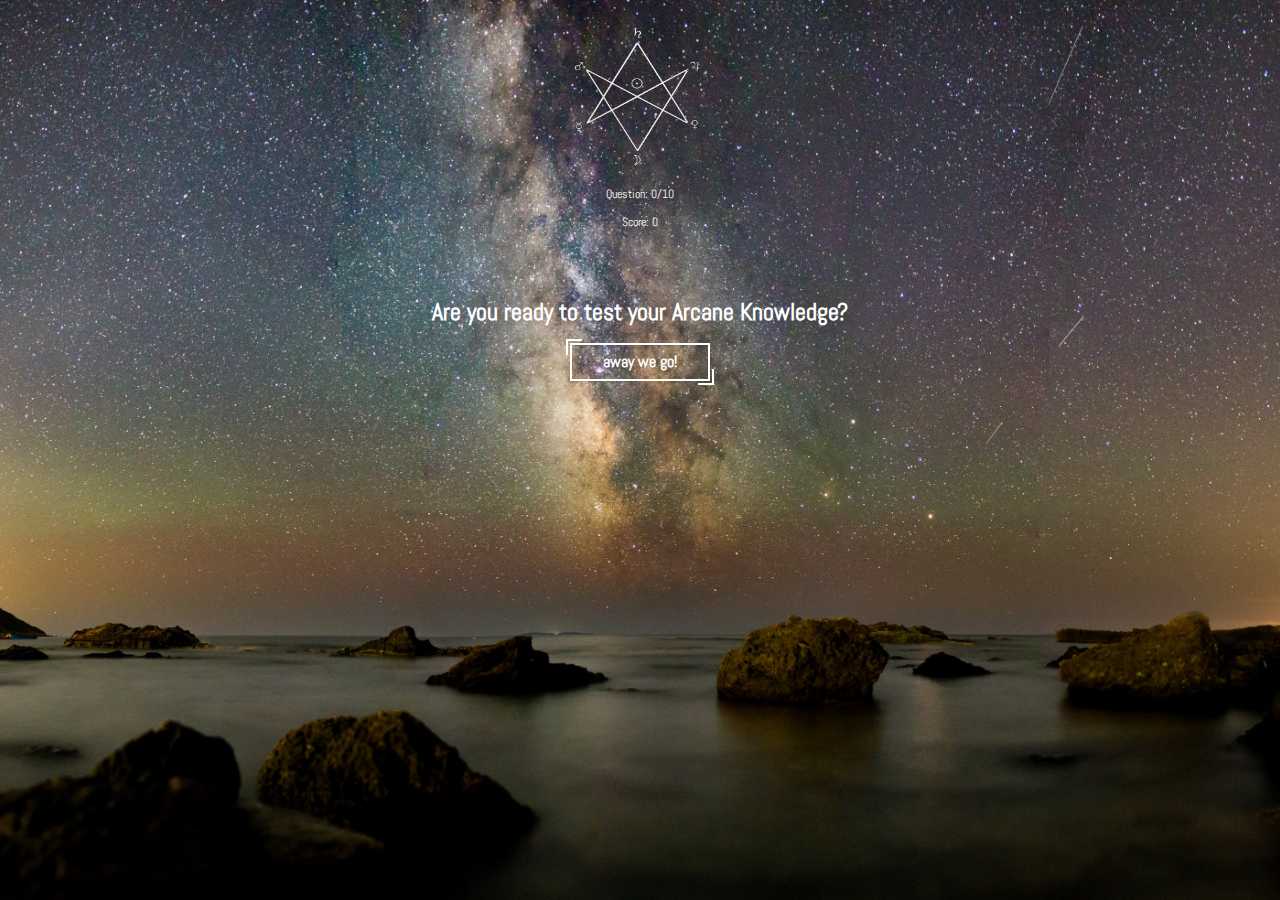
<file: index.html>
<!DOCTYPE html>
<html lang="en">
  <head>
    <meta charset="utf-8">
    <meta name="viewport" content="width=device-width">
    <title>tarot quiz</title>
    <meta name="description" content="Test your knowledge of the Major Arcana in a Tarot Deck ">
    <link href="style.css" rel="stylesheet" type="text/css" />
    <link href="https://fonts.googleapis.com/css?family=Abel" rel="stylesheet">

  </head>
  <body>
    <header role="banner">
       <div class="col-4">
        <a href="index.html">
          <img class="logo" src="art/hexagram.png" alt="hexagram"/>
        </a>
       </div>
        <div class="col-8">
            <ul>
                <li>Question: <span class="questionNumber">0</span>/10</li>
                <li>Score: <span class="score">0</span></li>
            </ul>
        </div>
    </header>
    <main role="main">
        <div class="quizStart">
            <h1>Are you ready to test your Arcane Knowledge?</h1>
            <button type="button" class="startButton">away we go!</button>
        </div>
        <div class="startQuestion"></div>



    </main>
  </body>    
  <script src="https://ajax.googleapis.com/ajax/libs/jquery/3.3.1/jquery.min.js"></script>
  <script  type="text/javascript" src="data.js"></script>
    <script type="text/javascript" src="script.js"></script>
</html>
</file>
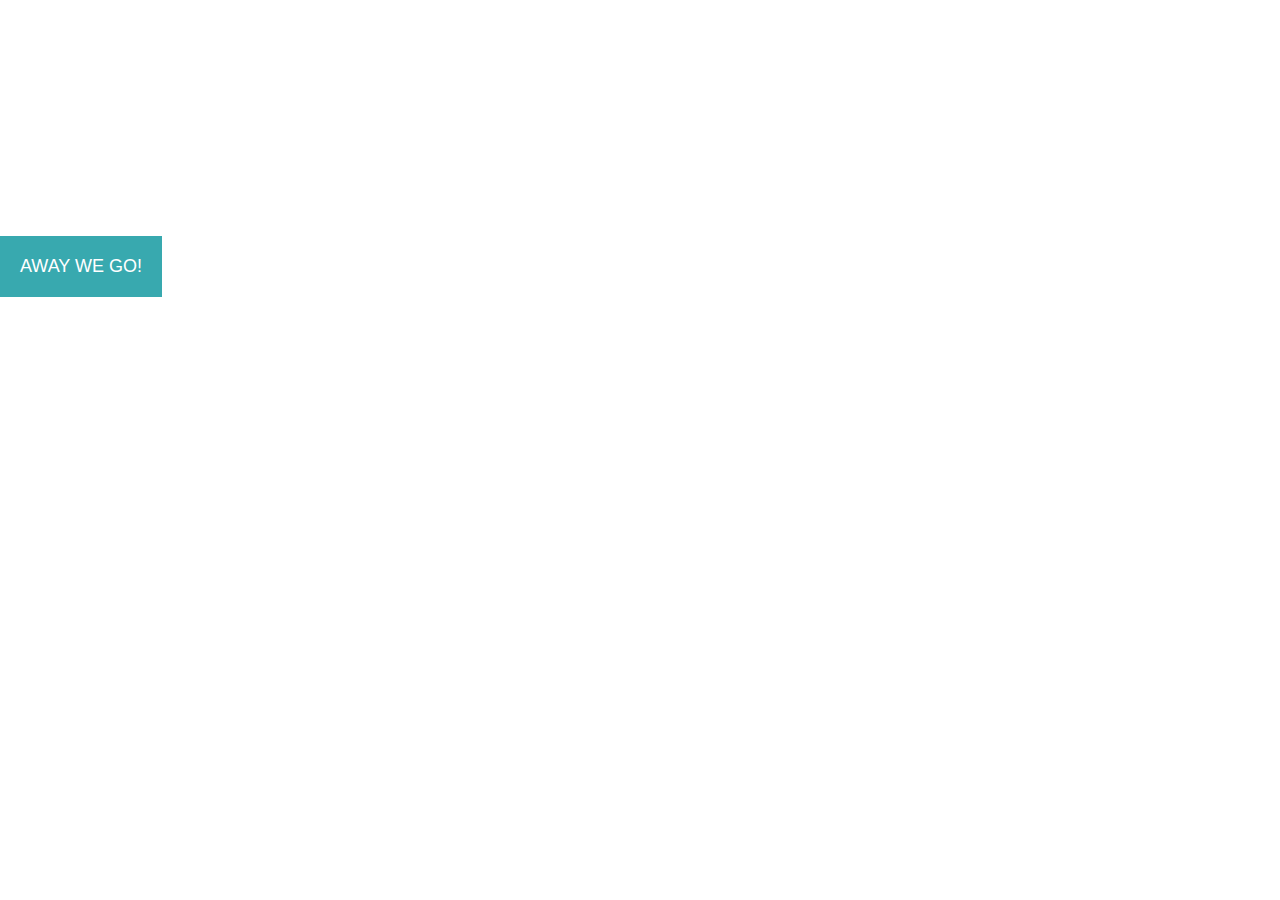
<file: greybox/index.html>
<!DOCTYPE html>
<html lang="en">
  <head>
    <meta charset="utf-8">
    <meta name="viewport" content="width=device-width">
    <title>tarot quiz</title>
    <meta name="description" content="Test your knowledge of the Major Arcana in a Tarot Deck ">
    <link href="index.css" rel="stylesheet" type="text/css" />
  <!-- <link href="https://fonts.google.com/specimen/Abel" rel="stylesheet">
    <script src="https://ajax.googleapis.com/ajax/libs/jquery/3.2.1/jquery.min.js"></script>
    <script src="datastore.js"></script>
    <script src="index.js"></script> -->
  </head>
  <body>
    <header role="banner">
        <div>
            <ul>
                <li>Question: <span class="questionNumber">0</span>/10</li>
                <li>Score: <span class="score">0</span></li>
            </ul>
        </div>
    </header>
    <main>
        <div>
            <h1>Are you ready for the arcane knowledge test?</h1>
            <button>away we go!</button>
        </div>
        <div class="questionAnswerForm"></div>
    </main>
  </body>
</html>
</file>
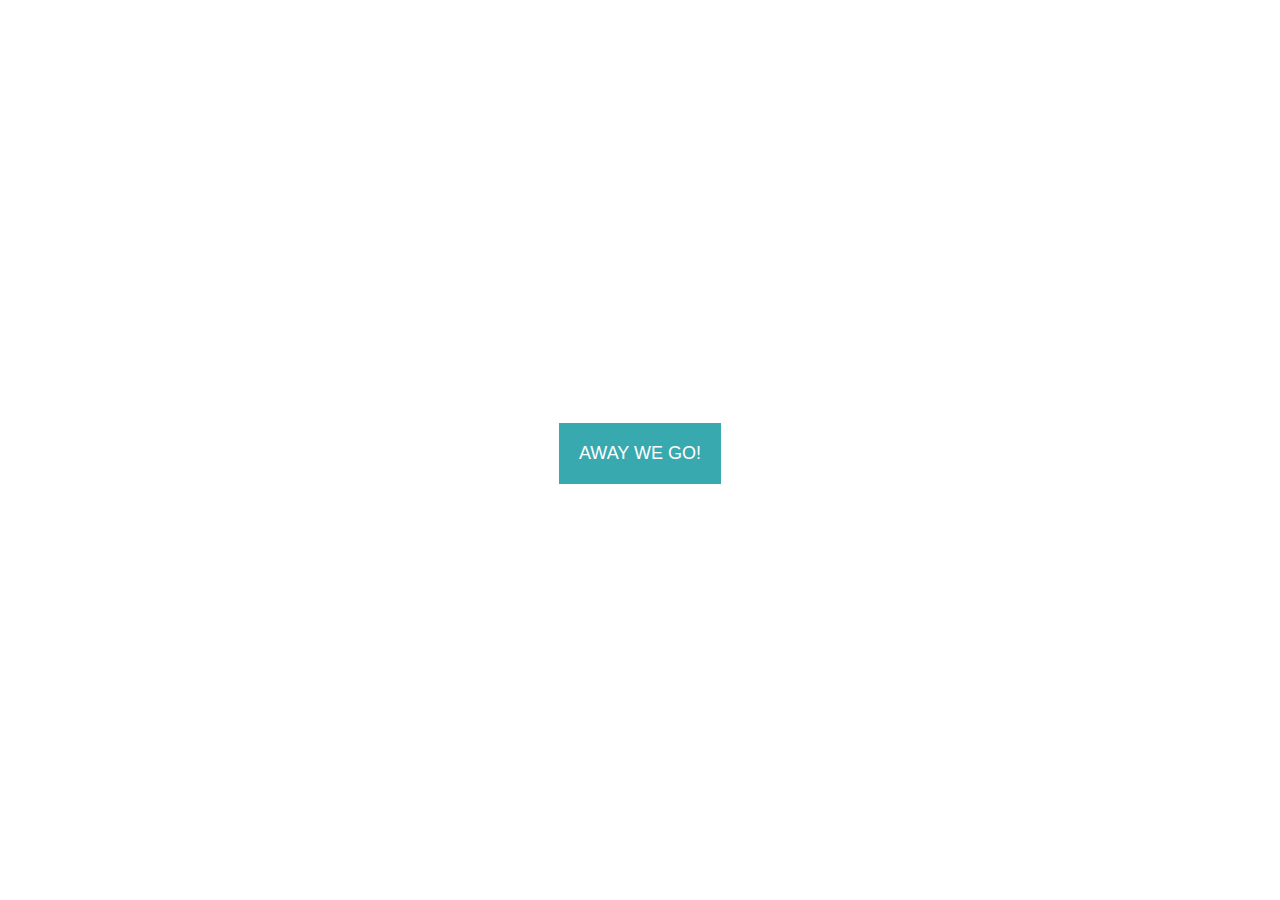
<file: greybox/quiz.html>
<!DOCTYPE html>
<html lang="en">
  <head>
    <meta charset="utf-8">
    <meta name="viewport" content="width=device-width">
    <title>tarot quiz</title>
    <meta name="description" content="Test your knowledge of the Major Arcana in a Tarot Deck ">
    <link href="index.css" rel="stylesheet" type="text/css" />
  <!-- <link href="https://fonts.google.com/specimen/Abel" rel="stylesheet">
    <script src="https://ajax.googleapis.com/ajax/libs/jquery/3.2.1/jquery.min.js"></script>
    <script src="datastore.js"></script>
    <script src="index.js"></script> -->
  </head>
  <body>
    <header role="banner">
        <div>
            <ul>
                <li>Question: <span class="questionNumber">0</span>/10</li>
                <li>Score: <span class="score">0</span></li>
            </ul>
        </div>
    </header>
    <main role="main" >
        <div class="quizStart">
            <h1>Are you ready for the arcane knowledge test?</h1>
            <button>away we go!</button>
        </div>
        <div class="questionAnswerForm">

        </div>
    </main>
  </body>
</html>
</file>
<file: style.css>
* {
    margin: 0;
    padding: 0;
    box-sizing: border-box;

}
html { 
  background: url('art/luca-baggio-211858-unsplash.jpg') no-repeat center center fixed; 
  -webkit-background-size: cover;
  -moz-background-size: cover;
  -o-background-size: cover;
  background-size: cover;
  background-color: #ffffff;
}

body {
    font-family: 'Abel', sans-serif;
    color: #363946;
}
fieldset {
  display: block;
  margin-inline-start: 0px;
  margin-inline-end: 0px;
  padding-block-start: 0em;
  padding-inline-start: 0em;
  padding-inline-end: 0em;
  padding-block-end: 0em;
 
  border-width: 0px;
  border-style: none;

}


/*header styling*/

header {
    width: 100%;
    padding: 5px 0;
    color: #ffffff;
    
}
.logo {
    
    width: 100px;
    height: 100px;
    display: block;
    margin: auto;
    filter: invert(100%);
}
header ul {
    margin: 10px;
    text-align: center
}
h1 {
    font-size: 1.5em;
    color:#ffffff;
    

}
header ul li {
    padding: .5em;
    font-size: .75em;
}
.col-4,
.col-8 {
    width: 100%
}
/* normalize resets */
/**
 * 1. Change the font styles in all browsers.
 * 2. Remove the margin in Firefox and Safari.
 */

 button,
 input,
 optgroup,
 select,
 textarea {
   font-family: inherit; /* 1 */
   font-size: 100%; /* 1 */
   line-height: 1.15; /* 1 */
   margin: 0; /* 2 */
 }
 
 /**
  * Show the overflow in IE.
  * 1. Show the overflow in Edge.
  */
 
 button,
 input { /* 1 */
   overflow: visible;
 }
 
 /**
  * Remove the inheritance of text transform in Edge, Firefox, and IE.
  * 1. Remove the inheritance of text transform in Firefox.
  */
 
 button,
 select { /* 1 */
   text-transform: none;
 }
 
 /**
  * Correct the inability to style clickable types in iOS and Safari.
  */
 
 button,
 [type="button"],
 [type="reset"],
 [type="submit"] {
   -webkit-appearance: button;
 }

/*Quiz start screen styling*/

.quizStart {
    display: block;
    text-align: center;
    width: 100%;
    margin-top: 30px;
    
}
h1 {

    text-align: center;

}
h2 {
    text-align: center;
    margin-bottom: 20px;
    color: #ffffff;
    font-size: 1.5em;
    text-transform: uppercase;
    font-weight: normal;    
    padding-left: 5%;
    padding-right: 5%;

}

.feedback {
    display: flex; 
    flex-direction: column;
    align-content: center;
    align-items: center;
}

/* radio check list minimal */

.question{
    display: flex;
    flex-direction: column;
}
  form {

    text-align: center;    
    color: #fff;
    
    
    /* min-height: 100vh; */
  }
  
  .radio-group {
    background: rgba(0,0,0,0.2533);
    margin: auto;
    padding-left: 15%;
    padding-right:5%;
    display: flex;
    flex-direction: column;

    align-content: center;
    align-items: flex-start;
    text-align: left;
  }

   .radio-label {
      display: block;
      margin: 10px 0;
    }
  .radio-group-label {
    display: block;
    width: 100%;
    margin: 10px 0;
  }


  .radio-label input {
    opacity: 0;
    position: absolute;
  }
  .radio-label .inner-label {
    position: relative;
    display: inline-block;
    padding-left: 40px;
  }
  .radio-label .inner-label:before {
    content: '';
    position: absolute;
    left: 0;
    bottom: 0;
    border-bottom: 1.5px dashed rgba(255, 255, 255, 0.75);
    width: 30px;
    transition: border-bottom 0.5s ease;
  }
  .radio-label input:focus ~ .inner-label:before {
    border-bottom: 1.5px solid rgba(255, 255, 255, 1.0);
  }
  .radio-label input:checked ~ .inner-label:after {
    content: '\2713';
    color: #fff;
    position: absolute;
    font-size: 1em;
    left: 12px;
    top: 1px;
  }
  



/* white to black minimal bordered button */
    button {
        justify-content: center;
        width: 140px;
        color:#454545;
        background:transparent;
        border-width:2px;
        border-style: solid;
        border-color: #454545;
        position:relative;
        margin:1em;
        display:inline-block;
        padding:0.5em 1em;
        transition:all 0.3s ease-in-out;
        text-align:center;
        /* font-family:comfortaa; */
        font-weight:bold
    }
    button:before, button:after {
        content:'';
        display:block;
        position:absolute;
        border-color:#454545;
        box-sizing:border-box;
        border-style:solid;
        width:1em;
        height:1em;
        transition:all 0.3s ease-in-out
    }
    button:before {
        top:-6px;
        left:-6px;
        border-width:2px 0 0 2px;
        z-index:5;
    }
    button:after {bottom:-6px;
        right:-6px;
        border-width:0 2px 2px 0;
    }
    button:hover:before, button:hover:after {
        width:calc(100% + 12px);
        height:calc(100% + 12px);
        border-color:#fff
    }
    button:hover {
        color:#353535;
        background-color:#fff;
        border-color:#fff
    }
    .panel {
        max-width:960px;
        text-align:center;
        position:relative;
        margin:auto;
    }

    button {
        color:#fff;
        border-color:#fff;
        text-shadow:0 1px 1px rgba(0,0,0,0.1);
        box-shadow:0 1px 3px rgba(0,0,0,0.1), 0 1px 3px rgba(0,0,0,0.1) inset
    }
        button:before,  button:after  {
            border-color:#fff
        }
        button:hover:before,  button:hover:after {
            width:calc(100% + 12px);
        height:calc(100% + 12px);
        border-color:#353535;
    }
        button:hover {
            color:#fff;
            background-color:#353535;
            border-color:#353535
        }
@media screen and (min-width:430px){
  .logo{
    height: 120px;
    width: 120px;
  }
  header {
    padding: 20px 0;
  }
  header ul li { 

    font-size: 1 em;
  }
}
@media screen and (min-width: 780px) {
  .logo {
    height:150px;
    width:150px;
  }
  h2 {
    
    font-size: 2em;
  }
  .radio-group{
    padding-left: 30%;
    padding-right: 10%;
  }
}
</file>
<file: greybox/index.css>
* {
    margin: 0;
    padding: 0;
    box-sizing: border-box;
}
body {
    font-family: 'Metrophobic', sans-serif;
    background-color: #ffffff;
    background: url('https://i.imgur.com/vzPnp7m.jpg') fixed;
    color: #363946;
}
/*header styling*/

header {
    width: 100%;
    padding: 30px 0;
    color: #ffffff;
    font-size: 20px;
}
/* Clearfix */

header::before,
header::after {
    display: table;
    content: '';
}
header::after {
    clear: both;
}
.col-4,
.col-8 {
    float: left;
    padding-left: 1.04166666%;
    padding-right: 1.04166666%;
}
.col-4 {
    width: 33.33%
}
.col-8 {
    width: 66.67%
}
.logo {
    height: 150px;
    width: 150px;
}
header ul li {
    padding: 10px 20px;
    list-style: none;
    text-align: center;
    font-size: 25px;
    text-transform: uppercase;
    display: inline;
}
header ul {
    text-align: right;
    margin-top: 50px
}
/*Quiz start screen styling*/

.quizStart {
    display: block;
    text-align: center;
    width: 50%;
    margin-top: 150px;
}
h1 {
    text-align: center;
    margin-bottom: 20px;
    color: #ffffff;
    font-size: 2em;
    text-transform: uppercase;
    font-weight: normal;
}
button {
    padding: 20px;
    border: none;
    background-color: #38A9AF;
    color: #ffffff;
    font-size: 18px;
    text-transform: uppercase;
    border-radius: 0;
    cursor: pointer;
    transition: all 0.3s ease;
    margin-top: 40px
}
button:hover, button:focus {
    background-color: #363946;
    color: #ebca52
}
main div {
    margin: 0 auto;
}
label:nth-child(1) {
    background-color: #3866AF
}
label:nth-child(2) {
    background-color: #387AAF
}
label:nth-child(3) {
    background-color: #3894AF
}
label:nth-child(4) {
    background-color: #38A9AF
}
label {
    padding: 20px;
    margin-bottom: 10px;
    display: flex;
    color: #ffffff;
    text-transform: uppercase;
    cursor: pointer;
    transition: all 0.3s ease-out;
    line-height: 22px
}
label:hover, label:focus {
    background-color: #AF6438
}
fieldset {
    border: none;
}
input {
    -webkit-appearance: none;
    -moz-appearance: none;
    appearance: none;
    border-radius: 50%;
    width: 16px;
    height: 16px;
    border: 2px solid #ffffff;
    transition: 0.2s all linear;
    outline: none;
    margin-right: 5px;
    position: relative;
    top: 2px;
}
input:checked {
    border: 8px solid #ebca52;
}
input[type=radio] {
    flex: 0 0 auto;
    margin-right: 10px;
}
h2 {
    text-align: left;
    margin-bottom: 40px;
    color: #ffffff;
    text-transform: uppercase
}
form button {
    padding: 20px;
    border: none;
    background-color: #ebca52;
    color: #363946;
    font-size: 18px;
    text-transform: uppercase;
    border-radius: 0;
    cursor: pointer;
    transition: all 0.3s ease;
    margin-top: 10px;
    width: 100%;
    text-align: left;
}
form button:hover, form button:focus {
    background-color: #363946;
    color: #ebca52
}
.answer {
    flex: 1 1 auto;
}
.questionAnswerForm {
    display: none;
    width: 50%;
}
.correctFeedback {
    display: block;
    margin: 0 auto;
    text-align: center;
    background: linear-gradient(to bottom, rgba(245, 255, 255, 1) 0%, rgba(124, 225, 230, 1) 100%);
    padding-top: 40px
}
.correctFeedback button {
    width: 100%
}
.correctFeedback p {
    font-size: 1.5em;
    line-height: 1.5em;
    text-transform: uppercase;
    margin-left: 20px;
    margin-right: 20px
}
.correctFeedback span {
    color: #AF6438;
}
.correctFeedback img {
    width: 150px;
    height: auto;
    display: block;
    border-radius: 50%;
    background-color: #38A9AF;
    margin: auto;
    padding: 10px;
    margin-bottom: 20px
}
h3 {
    color: #AF6438;
    font-size: 40px;
    margin-bottom: 20px;
}
.results img {
    width: 150px;
    height: auto;
}
.results p:first-of-type {
    font-size: 25px;
    margin-bottom: 10px
}
.results p {
    font-size: 18px;
    line-height: 30px;
    margin-bottom: 0
}
.restartButton {
    margin-top: 40px
}
@media screen and (max-width: 1190px) {
    .questionAnswerForm,
    .quizStart {
        width: 80%;
        margin-bottom: 100px
    }
}
@media screen and (max-width: 768px) {
    .logo {
        width: 120px;
        height: 120px;
        display: block;
        margin: auto;
    }
    header ul {
        margin: 10px;
        text-align: center
    }
    h1 {
        font-size: 1.5em
    }
    header ul li {
        padding: 10px;
        font-size: 18px
    }
    .col-4,
    .col-8 {
        width: 100%
    }
    .quizStart {
        width: 100%;
        padding: 40px;
        margin-top: 0
    }
    h2 {
        font-size: 18px
    }
    .questionAnswerForm {
        width: 100%;
        padding: 20px;
        margin-top: 0
    }
    label {
        font-size: 16px;
        padding: 15px
    }
    .correctFeedback img {
        width: 100px;
        height: auto
    }
    .correctFeedback p {
        font-size: 16px;
        margin: 0 15px
    }
    .results p:first-of-type {
        font-size: 18px
    }
    h3 {
        font-size: 25px
    }
}
</file>
